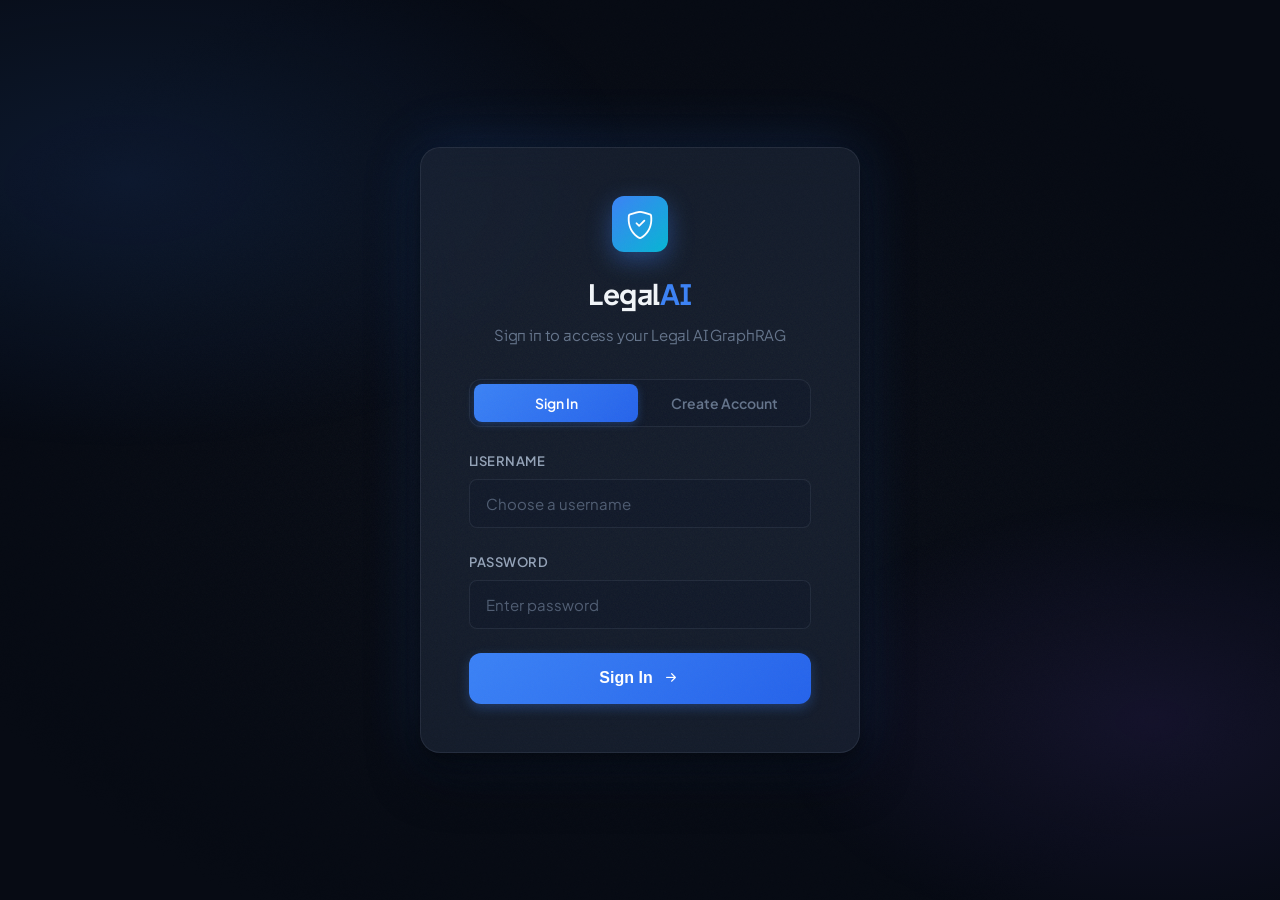
<file: frontend/login.html>
<!DOCTYPE html>
<html lang="en" data-theme="dark">
<head>
    <meta charset="UTF-8">
    <meta name="viewport" content="width=device-width, initial-scale=1.0">
    <title>Login — LegalAI</title>
    <link rel="preconnect" href="https://fonts.googleapis.com">
    <link rel="preconnect" href="https://fonts.gstatic.com" crossorigin>
    <link href="https://fonts.googleapis.com/css2?family=DM+Serif+Display:ital@0;1&family=Plus+Jakarta+Sans:wght@400;500;600;700;800&display=swap" rel="stylesheet">
    <link rel="stylesheet" href="https://cdn.jsdelivr.net/npm/bootstrap-icons@1.11.1/font/bootstrap-icons.css">
    <link rel="stylesheet" href="styles/main.css">
    <link rel="stylesheet" href="styles/premium.css?v=1">
    <style>
        .login-container {
            display: flex;
            align-items: center;
            justify-content: center;
            min-height: 100vh;
            padding: 20px;
            position: relative;
            z-index: 1;
        }
        
        .login-card {
            background: var(--bg-card);
            border: 1px solid var(--border-color);
            border-radius: var(--radius-xl);
            padding: 48px;
            width: 100%;
            max-width: 440px;
            box-shadow: var(--shadow-lg), var(--shadow-glow);
            backdrop-filter: blur(20px);
            -webkit-backdrop-filter: blur(20px);
            animation: slideUpFade 0.6s cubic-bezier(0.16, 1, 0.3, 1) forwards;
        }

        .login-header {
            text-align: center;
            margin-bottom: 32px;
        }

        .login-logo {
            display: inline-flex;
            align-items: center;
            justify-content: center;
            width: 56px;
            height: 56px;
            border-radius: var(--radius-md);
            background: linear-gradient(135deg, #3b82f6, #06b6d4);
            font-size: 28px;
            color: white;
            box-shadow: 0 8px 24px rgba(59, 130, 246, 0.4);
            margin-bottom: 20px;
        }

        .login-title {
            font-size: 28px;
            font-weight: 700;
            letter-spacing: -0.5px;
            margin-bottom: 8px;
        }
        
        .login-title .brand-primary { color: var(--text-primary); }
        .login-title .brand-accent { color: var(--blue-500); }

        .login-subtitle {
            color: var(--text-muted);
            font-size: 15px;
        }

        .form-group {
            margin-bottom: 24px;
            text-align: left;
        }

        .form-label {
            display: block;
            font-size: 13px;
            font-weight: 600;
            color: var(--text-secondary);
            margin-bottom: 8px;
            text-transform: uppercase;
            letter-spacing: 0.5px;
        }

        .form-input {
            width: 100%;
            background: rgba(15, 23, 42, 0.4);
            border: 1px solid var(--border-color);
            border-radius: var(--radius-sm);
            padding: 14px 16px;
            color: var(--text-primary);
            font-size: 15px;
            transition: var(--transition);
            font-family: inherit;
        }

        .form-input:focus {
            outline: none;
            border-color: var(--blue-500);
            box-shadow: 0 0 0 3px rgba(59, 130, 246, 0.2);
            background: rgba(15, 23, 42, 0.6);
        }

        .btn-login {
            width: 100%;
            padding: 14px;
            background: linear-gradient(135deg, #3b82f6, #2563eb);
            color: white;
            border: none;
            border-radius: var(--radius-md);
            font-size: 16px;
            font-weight: 600;
            cursor: pointer;
            transition: var(--transition);
            display: flex;
            align-items: center;
            justify-content: center;
            gap: 8px;
            box-shadow: 0 4px 12px rgba(59, 130, 246, 0.3);
        }

        .btn-login:hover {
            transform: translateY(-2px);
            box-shadow: 0 8px 24px rgba(59, 130, 246, 0.4);
        }

        .btn-login:active {
            transform: translateY(0);
        }

        .error-message {
            color: var(--red-500);
            font-size: 14px;
            margin-top: 16px;
            text-align: center;
            display: none;
            background: rgba(239, 68, 68, 0.1);
            padding: 10px;
            border-radius: var(--radius-sm);
            border: 1px solid rgba(239, 68, 68, 0.2);
        }

        @keyframes slideUpFade {
            from { opacity: 0; transform: translateY(20px); }
            to { opacity: 1; transform: translateY(0); }
        }

        .auth-toggle {
            display: flex;
            gap: 4px;
            background: rgba(15, 23, 42, 0.4);
            border: 1px solid var(--border-color);
            border-radius: var(--radius-md);
            padding: 4px;
            margin-bottom: 24px;
        }

        .auth-toggle button {
            flex: 1;
            padding: 10px;
            background: transparent;
            border: none;
            border-radius: var(--radius-sm);
            color: var(--text-muted);
            font-family: inherit;
            font-size: 14px;
            font-weight: 600;
            cursor: pointer;
            transition: var(--transition);
        }

        .auth-toggle button.active {
            background: linear-gradient(135deg, #3b82f6, #2563eb);
            color: white;
            box-shadow: 0 2px 8px rgba(59, 130, 246, 0.3);
        }

        .form-hint {
            font-size: 12px;
            color: var(--text-muted);
            margin-top: 6px;
        }
    </style>
</head>
<body>
    <div class="login-container">
        <div class="login-card">
            <div class="login-header">
                <div class="login-logo"><i class="bi bi-shield-check"></i></div>
                <h1 class="login-title"><span class="brand-primary">Legal</span><span class="brand-accent">AI</span></h1>
                <p class="login-subtitle" id="auth-subtitle">Sign in to access your Legal AI GraphRAG</p>
            </div>

            <div class="auth-toggle" role="tablist">
                <button type="button" id="tab-login" class="active" role="tab" aria-selected="true">Sign In</button>
                <button type="button" id="tab-register" role="tab" aria-selected="false">Create Account</button>
            </div>

            <form id="login-form">
                <div class="form-group">
                    <label class="form-label" for="username">Username</label>
                    <input type="text" id="username" class="form-input" placeholder="Choose a username" required autocomplete="username" minlength="3" maxlength="32">
                    <div class="form-hint" id="username-hint" style="display:none;">3–32 characters. Letters, numbers, and . _ -</div>
                </div>
                <div class="form-group">
                    <label class="form-label" for="password">Password</label>
                    <input type="password" id="password" class="form-input" placeholder="Enter password" required autocomplete="current-password" minlength="8" maxlength="72">
                    <div class="form-hint" id="password-hint" style="display:none;">At least 8 characters</div>
                </div>
                <div class="form-group" id="confirm-group" style="display:none;">
                    <label class="form-label" for="confirm-password">Confirm Password</label>
                    <input type="password" id="confirm-password" class="form-input" placeholder="Re-enter password" autocomplete="new-password" minlength="8" maxlength="72">
                </div>
                <button type="submit" class="btn-login" id="btn-login">
                    <span>Sign In</span>
                    <i class="bi bi-arrow-right-short" style="font-size: 20px;"></i>
                </button>
                <div id="login-error" class="error-message">Invalid username or password</div>
            </form>
        </div>
    </div>
    <script src="js/login.js"></script>
</body>
</html>
</file>
<file: frontend/styles/main.css>
/* ═══════════════════════════════════════════════════════════
   LegalAI — Design System
   ═══════════════════════════════════════════════════════════ */

:root {
    /* Core palette */
    --navy-950: #060b18;
    --navy-900: #0a1128;
    --navy-800: #0f1a3a;
    --navy-700: #152248;

    --blue-500: #3b82f6;
    --blue-400: #60a5fa;
    --blue-600: #2563eb;
    --cyan-400: #22d3ee;
    --green-500: #10b981;
    --purple-500: #8b5cf6;
    --orange-500: #f59e0b;
    --red-500: #ef4444;

    /* Semantic tokens — light */
    --bg-main: #eef1f8;
    --bg-sidebar: var(--navy-900);
    --bg-panel: rgba(255, 255, 255, 0.82);
    --bg-card: #ffffff;
    --bg-elevated: #ffffff;

    --text-primary: #0f172a;
    --text-secondary: #64748b;
    --text-muted: #94a3b8;
    --text-sidebar: #94a3b8;
    --text-sidebar-active: #ffffff;

    --border-color: rgba(15, 23, 42, 0.08);
    --border-glow: rgba(59, 130, 246, 0.25);

    --sidebar-active-bg: linear-gradient(135deg, #3b82f6 0%, #2563eb 100%);
    --sidebar-hover-bg: rgba(59, 130, 246, 0.12);

    --color-blue: var(--blue-500);
    --color-green: var(--green-500);
    --color-purple: var(--purple-500);
    --color-orange: var(--orange-500);

    --shadow-sm: 0 1px 3px rgba(15, 23, 42, 0.06);
    --shadow-md: 0 8px 24px rgba(15, 23, 42, 0.08);
    --shadow-lg: 0 20px 48px rgba(15, 23, 42, 0.12);
    --shadow-glow: 0 0 40px rgba(59, 130, 246, 0.15);

    --radius-sm: 8px;
    --radius-md: 12px;
    --radius-lg: 16px;
    --radius-xl: 20px;
    --radius-full: 9999px;

    --transition: 0.22s cubic-bezier(0.4, 0, 0.2, 1);
    --font-sans: 'Plus Jakarta Sans', 'Inter', system-ui, sans-serif;
    --font-display: 'DM Serif Display', Georgia, serif;
}

[data-theme="dark"] {
    --bg-main: #070b14;
    --bg-sidebar: #050810;
    --bg-panel: rgba(15, 23, 42, 0.75);
    --bg-card: rgba(30, 41, 59, 0.6);
    --bg-elevated: #1e293b;

    --text-primary: #f1f5f9;
    --text-secondary: #94a3b8;
    --text-muted: #64748b;

    --border-color: rgba(148, 163, 184, 0.12);
    --border-glow: rgba(59, 130, 246, 0.35);

    --shadow-md: 0 8px 32px rgba(0, 0, 0, 0.4);
    --shadow-glow: 0 0 60px rgba(59, 130, 246, 0.2);
}

/* ─── Reset & Base ─── */

*, *::before, *::after {
    margin: 0;
    padding: 0;
    box-sizing: border-box;
}

html {
    scroll-behavior: smooth;
}

body {
    font-family: var(--font-sans);
    background-color: var(--bg-main);
    color: var(--text-primary);
    overflow: hidden;
    -webkit-font-smoothing: antialiased;
}

/* Ambient background */
body::before {
    content: '';
    position: fixed;
    inset: 0;
    background:
        radial-gradient(ellipse 80% 60% at 10% 20%, rgba(59, 130, 246, 0.08) 0%, transparent 50%),
        radial-gradient(ellipse 60% 50% at 90% 80%, rgba(139, 92, 246, 0.06) 0%, transparent 50%),
        radial-gradient(ellipse 50% 40% at 50% 0%, rgba(34, 211, 238, 0.04) 0%, transparent 50%);
    pointer-events: none;
    z-index: 0;
}

[data-theme="dark"] body::before {
    background:
        radial-gradient(ellipse 80% 60% at 10% 20%, rgba(59, 130, 246, 0.12) 0%, transparent 50%),
        radial-gradient(ellipse 60% 50% at 90% 80%, rgba(139, 92, 246, 0.1) 0%, transparent 50%);
}

/* Grid overlay */
body::after {
    content: '';
    position: fixed;
    inset: 0;
    background-image:
        linear-gradient(rgba(59, 130, 246, 0.03) 1px, transparent 1px),
        linear-gradient(90deg, rgba(59, 130, 246, 0.03) 1px, transparent 1px);
    background-size: 48px 48px;
    pointer-events: none;
    z-index: 0;
    mask-image: radial-gradient(ellipse 80% 80% at 50% 50%, black 20%, transparent 80%);
}

/* ─── Utilities ─── */

.color-blue { color: var(--color-blue); }
.color-green { color: var(--color-green); }
.color-purple { color: var(--color-purple); }
.color-orange { color: var(--color-orange); }
.color-cyan { color: var(--cyan-400); }

.text-blue { color: var(--color-blue); }
.text-green { color: var(--color-green); }
.text-purple { color: var(--color-purple); }
.text-orange { color: var(--color-orange); }
.text-red { color: var(--red-500); }
.text-muted { color: var(--text-secondary); }

.mb-2 { margin-bottom: 0.5rem; }
.mb-3 { margin-bottom: 1rem; }
.mb-4 { margin-bottom: 1.5rem; }
.mt-4 { margin-top: 1.5rem; }
.mt-5 { margin-top: 3rem; }
.mt-auto { margin-top: auto; }
.ms-auto { margin-left: auto; }
.me-2 { margin-right: 0.5rem; }
.p-4 { padding: 1.5rem; }
.p-5 { padding: 3rem; }
.h-100 { height: 100%; }
.text-center { text-align: center; }

.d-flex { display: flex; }
.flex-column { flex-direction: column; }
.justify-content-between { justify-content: space-between; }
.align-items-center { align-items: center; }
.align-items-start { align-items: flex-start; }

/* ─── Layout ─── */

.app-container {
    display: flex;
    height: 100vh;
    position: relative;
    z-index: 1;
}

/* ─── Sidebar ─── */

.sidebar {
    width: 260px;
    background: linear-gradient(180deg, var(--navy-900) 0%, var(--navy-950) 100%);
    display: flex;
    flex-direction: column;
    padding: 20px 0;
    overflow-y: auto;
    border-right: 1px solid rgba(59, 130, 246, 0.1);
    position: relative;
    flex-shrink: 0;
}

.sidebar::before {
    content: '';
    position: absolute;
    top: 0;
    right: 0;
    width: 1px;
    height: 100%;
    background: linear-gradient(180deg, transparent, rgba(59, 130, 246, 0.4), transparent);
}

.sidebar-header {
    padding: 0 20px 28px;
}

.logo {
    display: flex;
    align-items: center;
    gap: 12px;
}

.logo-icon {
    width: 40px;
    height: 40px;
    border-radius: var(--radius-md);
    background: linear-gradient(135deg, #3b82f6, #06b6d4);
    display: flex;
    align-items: center;
    justify-content: center;
    font-size: 18px;
    color: white;
    box-shadow: 0 4px 16px rgba(59, 130, 246, 0.4);
    flex-shrink: 0;
}

.logo-text {
    font-size: 20px;
    font-weight: 700;
    letter-spacing: -0.5px;
    line-height: 1.1;
}

.logo-text .brand-primary { color: #ffffff; }
.logo-text .brand-accent { color: var(--blue-400); }

.logo-tagline {
    font-size: 10px;
    color: rgba(148, 163, 184, 0.7);
    font-weight: 500;
    letter-spacing: 0.3px;
    margin-top: 2px;
}

.sidebar-menu-group {
    padding: 8px 16px;
    display: flex;
    flex-direction: column;
    gap: 4px;
}

.menu-label {
    font-size: 10px;
    font-weight: 700;
    color: rgba(148, 163, 184, 0.5);
    letter-spacing: 1.2px;
    margin-bottom: 6px;
    padding: 0 8px;
}

.sidebar-nav {
    display: flex;
    flex-direction: column;
    gap: 2px;
}

.nav-item {
    display: flex;
    align-items: center;
    gap: 11px;
    padding: 10px 12px;
    border-radius: var(--radius-md);
    color: var(--text-sidebar);
    text-decoration: none;
    font-weight: 500;
    font-size: 13px;
    transition: all var(--transition);
    cursor: pointer;
    border: 1px solid transparent;
    background: none;
    width: 100%;
    text-align: left;
    font-family: inherit;
}

.nav-item i:first-child {
    font-size: 16px;
    width: 20px;
    text-align: center;
    opacity: 0.8;
}

.nav-item:hover {
    color: var(--text-sidebar-active);
    background: var(--sidebar-hover-bg);
    border-color: rgba(59, 130, 246, 0.15);
}

.nav-item.active {
    background: var(--sidebar-active-bg);
    color: white;
    box-shadow: 0 4px 16px rgba(59, 130, 246, 0.35);
    border-color: transparent;
}

.nav-item.active i { opacity: 1; }

.nav-item.action-btn {
    border-color: rgba(255, 255, 255, 0.08);
    background: rgba(255, 255, 255, 0.03);
}

.nav-item.action-btn:hover {
    background: rgba(255, 255, 255, 0.07);
    border-color: rgba(59, 130, 246, 0.2);
}

.sidebar-user {
    margin: 16px 16px 8px;
    padding: 12px 14px;
    border-radius: var(--radius-md);
    background: rgba(255, 255, 255, 0.04);
    border: 1px solid rgba(255, 255, 255, 0.08);
    display: flex;
    align-items: center;
    gap: 10px;
    cursor: pointer;
    transition: background var(--transition);
}

.sidebar-user:hover {
    background: rgba(255, 255, 255, 0.07);
}

.user-avatar {
    width: 34px;
    height: 34px;
    border-radius: var(--radius-full);
    background: linear-gradient(135deg, #3b82f6, #8b5cf6);
    color: white;
    display: flex;
    align-items: center;
    justify-content: center;
    font-weight: 700;
    font-size: 11px;
    flex-shrink: 0;
    box-shadow: 0 2px 8px rgba(59, 130, 246, 0.4);
}

.user-avatar.small {
    width: 32px;
    height: 32px;
    font-size: 11px;
}

.user-info {
    display: flex;
    flex-direction: column;
    min-width: 0;
}

.user-name {
    font-size: 12px;
    font-weight: 600;
    color: white;
    white-space: nowrap;
    overflow: hidden;
    text-overflow: ellipsis;
}

.user-role {
    font-size: 10px;
    color: rgba(148, 163, 184, 0.7);
}

/* ─── Main Content ─── */

.main-content {
    flex: 1;
    display: flex;
    flex-direction: column;
    padding: 24px 28px;
    overflow-y: auto;
    min-width: 0;
}

/* ─── Header ─── */

.top-header {
    display: flex;
    justify-content: space-between;
    align-items: center;
    margin-bottom: 24px;
    flex-shrink: 0;
    gap: 16px;
}

.header-titles h1 {
    font-family: var(--font-display);
    font-size: 28px;
    font-weight: 400;
    color: var(--text-primary);
    letter-spacing: -0.5px;
    line-height: 1.2;
}

.header-titles h1 .brand-connect {
    color: var(--blue-500);
    font-style: italic;
}

.header-titles .subtitle {
    font-size: 13px;
    color: var(--text-secondary);
    margin-top: 6px;
    display: flex;
    align-items: center;
    gap: 8px;
    flex-wrap: wrap;
}

.subtitle-dot {
    width: 4px;
    height: 4px;
    border-radius: 50%;
    background: var(--text-muted);
    flex-shrink: 0;
}

.header-actions {
    display: flex;
    align-items: center;
    gap: 10px;
    flex-shrink: 0;
}

.status-pill {
    display: flex;
    align-items: center;
    gap: 8px;
    background: var(--bg-panel);
    backdrop-filter: blur(12px);
    -webkit-backdrop-filter: blur(12px);
    padding: 7px 14px;
    border-radius: var(--radius-full);
    font-size: 12px;
    font-weight: 600;
    color: var(--text-primary);
    box-shadow: var(--shadow-sm);
    border: 1px solid var(--border-color);
}

.status-pill .dot {
    width: 8px;
    height: 8px;
    border-radius: 50%;
    animation: pulse-dot 2s ease-in-out infinite;
}

@keyframes pulse-dot {
    0%, 100% { opacity: 1; transform: scale(1); }
    50% { opacity: 0.6; transform: scale(0.85); }
}

.icon-btn {
    background: var(--bg-panel);
    backdrop-filter: blur(12px);
    border: 1px solid var(--border-color);
    color: var(--text-primary);
    width: 38px;
    height: 38px;
    border-radius: var(--radius-full);
    display: flex;
    align-items: center;
    justify-content: center;
    cursor: pointer;
    box-shadow: var(--shadow-sm);
    transition: all var(--transition);
    font-size: 15px;
}

.icon-btn:hover {
    border-color: var(--border-glow);
    box-shadow: var(--shadow-glow);
    transform: translateY(-1px);
}

/* ─── Top Pills Nav ─── */

.top-pills-nav {
    display: flex;
    gap: 12px;
    margin-bottom: 20px;
    overflow-x: auto;
    padding-bottom: 4px;
    flex-shrink: 0;
    scrollbar-width: none;
}

.top-pills-nav::-webkit-scrollbar { display: none; }

.pill-btn {
    background: var(--bg-panel);
    border: 1px solid var(--border-color);
    color: var(--text-secondary);
    padding: 8px 16px;
    border-radius: 20px;
    font-size: 13px;
    font-weight: 500;
    cursor: pointer;
    transition: all var(--transition);
    display: flex;
    align-items: center;
    gap: 8px;
    white-space: nowrap;
}

.pill-btn:hover {
    background: var(--bg-hover);
    color: var(--text-primary);
}

.pill-btn.active {
    background: var(--bg-card);
    border-color: var(--border-glow);
    color: var(--color-primary);
    box-shadow: var(--shadow-glow);
}

.pill-card {
    background: var(--bg-panel);
    backdrop-filter: blur(16px);
    -webkit-backdrop-filter: blur(16px);
    border-radius: var(--radius-lg);
    padding: 14px 18px;
    display: flex;
    align-items: center;
    gap: 14px;
    min-width: 185px;
    border: 1px solid var(--border-color);
    box-shadow: var(--shadow-sm);
    cursor: pointer;
    transition: all var(--transition);
    flex-shrink: 0;
}

.pill-card:hover {
    border-color: var(--border-glow);
    box-shadow: var(--shadow-md);
    transform: translateY(-2px);
}

.pill-card.active {
    border-color: rgba(59, 130, 246, 0.4);
    background: linear-gradient(135deg, rgba(59, 130, 246, 0.08) 0%, rgba(139, 92, 246, 0.05) 100%);
    box-shadow: var(--shadow-glow);
}

.pill-icon {
    width: 42px;
    height: 42px;
    border-radius: var(--radius-md);
    background: var(--bg-main);
    display: flex;
    align-items: center;
    justify-content: center;
    font-size: 18px;
    flex-shrink: 0;
    transition: transform var(--transition);
}

.pill-card:hover .pill-icon { transform: scale(1.05); }

.pill-text {
    display: flex;
    flex-direction: column;
    gap: 2px;
}

.pill-text strong {
    font-size: 13px;
    font-weight: 600;
    color: var(--text-primary);
}

.pill-text span {
    font-size: 11px;
    color: var(--text-secondary);
}

/* ─── Tabs & Panels ─── */

.content-area {
    flex: 1;
    min-height: 0;
    overflow-y: auto;
    padding-right: 4px;
}

.tab-pane {
    display: none;
    animation: slideUp 0.35s cubic-bezier(0.4, 0, 0.2, 1);
}

.tab-pane.active { 
    display: flex; 
    flex-direction: column;
}

@keyframes slideUp {
    from { opacity: 0; transform: translateY(12px); }
    to { opacity: 1; transform: translateY(0); }
}

.panel-card {
    background: var(--bg-panel);
    backdrop-filter: blur(20px);
    -webkit-backdrop-filter: blur(20px);
    border-radius: var(--radius-xl);
    border: 1px solid var(--border-color);
    box-shadow: var(--shadow-md);
    overflow: hidden;
}

/* ─── Overview Grid ─── */

.dashboard-grid-main {
    display: grid;
    grid-template-columns: 2.2fr 1fr;
    gap: 20px;
}

.section-header h3 {
    font-size: 15px;
    font-weight: 600;
    color: var(--text-primary);
    display: flex;
    align-items: center;
    gap: 6px;
}

.btn-atlas {
    padding: 7px 14px;
    border-radius: var(--radius-full);
    background: linear-gradient(135deg, #10b981, #059669);
    color: white;
    text-decoration: none;
    font-size: 12px;
    font-weight: 600;
    display: flex;
    align-items: center;
    gap: 6px;
    transition: all var(--transition);
    box-shadow: 0 4px 12px rgba(16, 185, 129, 0.3);
}

.btn-atlas:hover {
    transform: translateY(-1px);
    box-shadow: 0 6px 20px rgba(16, 185, 129, 0.4);
}

/* Stats */
.stats-grid {
    display: grid;
    grid-template-columns: repeat(3, 1fr);
    gap: 16px;
}

.stat-item {
    padding: 16px;
    border-radius: var(--radius-lg);
    background: var(--bg-card);
    border: 1px solid var(--border-color);
    transition: all var(--transition);
    position: relative;
    overflow: hidden;
}

.stat-item::before {
    content: '';
    position: absolute;
    top: 0;
    left: 0;
    right: 0;
    height: 2px;
    background: linear-gradient(90deg, var(--blue-500), var(--cyan-400));
    opacity: 0;
    transition: opacity var(--transition);
}

.stat-item:hover {
    border-color: var(--border-glow);
    box-shadow: var(--shadow-md);
    transform: translateY(-2px);
}

.stat-item:hover::before { opacity: 1; }

.stat-icon-small {
    width: 36px;
    height: 36px;
    border-radius: var(--radius-md);
    background: var(--bg-main);
    display: flex;
    align-items: center;
    justify-content: center;
    font-size: 16px;
    margin-bottom: 12px;
}

.stat-item h2 {
    font-size: 32px;
    font-weight: 700;
    margin-bottom: 4px;
    color: var(--text-primary);
    letter-spacing: -1px;
    line-height: 1;
}

.stat-item p {
    font-size: 12px;
    color: var(--text-secondary);
    font-weight: 500;
}

.stat-item .stat-meta {
    font-size: 11px;
    color: var(--text-muted);
    margin-top: 4px;
}

/* Chart */
.chart-section {
    margin-top: 28px;
    padding-top: 24px;
    border-top: 1px solid var(--border-color);
}

.chart-section h3 {
    font-size: 14px;
    font-weight: 600;
}

.form-select {
    padding: 5px 28px 5px 10px;
    font-size: 12px;
    border-radius: var(--radius-sm);
    border: 1px solid var(--border-color);
    background: var(--bg-card);
    color: var(--text-primary);
    font-family: inherit;
    cursor: pointer;
    outline: none;
}

.chart-wrapper {
    height: 200px;
    width: 100%;
}

/* Activity Feed */
.activity-feed {
    display: flex;
    flex-direction: column;
    gap: 4px;
}

.activity-item {
    display: flex;
    align-items: center;
    gap: 12px;
    padding: 12px;
    border-radius: var(--radius-md);
    transition: background var(--transition);
}

.activity-item:hover {
    background: var(--bg-main);
}

.activity-icon {
    width: 34px;
    height: 34px;
    border-radius: var(--radius-full);
    background: var(--bg-main);
    display: flex;
    align-items: center;
    justify-content: center;
    font-size: 14px;
    flex-shrink: 0;
}

.activity-details {
    flex: 1;
    min-width: 0;
}

.activity-details h4 {
    font-size: 13px;
    font-weight: 600;
    color: var(--text-primary);
    white-space: nowrap;
    overflow: hidden;
    text-overflow: ellipsis;
}

.activity-details span {
    font-size: 11px;
    color: var(--text-muted);
}

.activity-status {
    margin-left: auto;
    font-size: 10px;
    font-weight: 700;
    padding: 3px 10px;
    border-radius: var(--radius-full);
    background: var(--bg-main);
    letter-spacing: 0.3px;
    flex-shrink: 0;
}

.link-sm {
    font-size: 12px;
    color: var(--blue-500);
    text-decoration: none;
    font-weight: 500;
    transition: color var(--transition);
}

.link-sm:hover { color: var(--blue-400); }

/* Workflows */
.workflows-row {
    display: grid;
    grid-template-columns: repeat(5, 1fr);
    gap: 14px;
}

.workflow-box {
    border: 1px solid var(--border-color);
    border-radius: var(--radius-lg);
    padding: 18px;
    background: var(--bg-card);
    cursor: pointer;
    transition: all var(--transition);
    display: flex;
    flex-direction: column;
    position: relative;
    overflow: hidden;
}

.workflow-box::after {
    content: '';
    position: absolute;
    inset: 0;
    background: linear-gradient(135deg, rgba(59, 130, 246, 0.05), transparent);
    opacity: 0;
    transition: opacity var(--transition);
}

.workflow-box:hover {
    box-shadow: var(--shadow-lg);
    border-color: var(--border-glow);
    transform: translateY(-3px);
}

.workflow-box:hover::after { opacity: 1; }

.wf-icon {
    width: 40px;
    height: 40px;
    border-radius: var(--radius-md);
    background: var(--bg-main);
    display: flex;
    align-items: center;
    justify-content: center;
    font-size: 18px;
    margin-bottom: 14px;
    position: relative;
    z-index: 1;
}

.wf-body {
    flex: 1;
    position: relative;
    z-index: 1;
}

.wf-body h4 {
    font-size: 13px;
    font-weight: 600;
    color: var(--text-primary);
    margin-bottom: 4px;
}

.wf-body p {
    font-size: 12px;
    color: var(--text-secondary);
    margin-bottom: 6px;
    line-height: 1.4;
}

.wf-sub {
    font-size: 10px;
    color: var(--text-muted);
    font-weight: 500;
    text-transform: uppercase;
    letter-spacing: 0.5px;
}

.wf-footer {
    margin-top: 14px;
    font-size: 12px;
    font-weight: 600;
    position: relative;
    z-index: 1;
    display: flex;
    align-items: center;
    gap: 4px;
}

/* ─── Buttons ─── */

.btn-primary {
    padding: 8px 16px;
    border: none;
    border-radius: var(--radius-md);
    background: linear-gradient(135deg, #3b82f6, #2563eb);
    color: white;
    font-size: 13px;
    font-weight: 600;
    cursor: pointer;
    display: inline-flex;
    align-items: center;
    gap: 6px;
    transition: all var(--transition);
    font-family: inherit;
    box-shadow: 0 4px 12px rgba(59, 130, 246, 0.3);
}

.btn-primary:hover {
    transform: translateY(-1px);
    box-shadow: 0 6px 20px rgba(59, 130, 246, 0.4);
}

.btn-ghost {
    padding: 7px 14px;
    border: 1px solid var(--border-color);
    border-radius: var(--radius-md);
    background: var(--bg-card);
    color: var(--text-primary);
    font-size: 13px;
    font-weight: 500;
    cursor: pointer;
    display: inline-flex;
    align-items: center;
    gap: 6px;
    transition: all var(--transition);
    font-family: inherit;
}

.btn-ghost:hover {
    border-color: var(--border-glow);
    background: rgba(59, 130, 246, 0.05);
}

/* ─── Upload Zone ─── */

.upload-panel {
    max-width: 560px;
    margin: 0 auto;
    margin-top: 32px;
    text-align: center;
}

.upload-hero-icon {
    width: 72px;
    height: 72px;
    border-radius: var(--radius-xl);
    background: linear-gradient(135deg, rgba(59, 130, 246, 0.15), rgba(139, 92, 246, 0.1));
    display: flex;
    align-items: center;
    justify-content: center;
    font-size: 32px;
    color: var(--blue-500);
    margin: 0 auto 20px;
    border: 1px solid rgba(59, 130, 246, 0.2);
}

.upload-panel h2 {
    font-size: 22px;
    font-weight: 700;
    margin-bottom: 8px;
    letter-spacing: -0.3px;
}

.upload-zone {
    border: 2px dashed var(--border-color);
    border-radius: var(--radius-xl);
    padding: 48px 32px;
    cursor: pointer;
    transition: all var(--transition);
    margin-top: 24px;
    background: var(--bg-card);
    position: relative;
}

.upload-zone:hover,
.upload-zone.drag-over {
    border-color: var(--blue-500);
    background: rgba(59, 130, 246, 0.04);
    box-shadow: var(--shadow-glow);
}

.upload-zone i.bi-file-earmark-pdf {
    font-size: 36px;
    color: var(--text-muted);
    display: block;
    margin-bottom: 12px;
}

.upload-zone h4 {
    margin: 0 0 6px;
    font-size: 15px;
    font-weight: 600;
}

.upload-zone p {
    font-size: 13px;
    color: var(--text-secondary);
}

.progress-bar-bg {
    width: 100%;
    height: 6px;
    background: var(--border-color);
    border-radius: var(--radius-full);
    overflow: hidden;
}

.progress-bar-fill {
    height: 100%;
    background: linear-gradient(90deg, #3b82f6, #06b6d4);
    border-radius: var(--radius-full);
    transition: width 0.4s cubic-bezier(0.4, 0, 0.2, 1);
}

/* ─── Data Table ─── */

.table-responsive { overflow-x: auto; }

.data-table {
    width: 100%;
    border-collapse: collapse;
}

.data-table thead tr {
    border-bottom: 1px solid var(--border-color);
}

.data-table th {
    padding: 12px 16px;
    font-weight: 600;
    color: var(--text-muted);
    font-size: 11px;
    text-transform: uppercase;
    letter-spacing: 0.6px;
    text-align: left;
}

.data-table td {
    padding: 14px 16px;
    font-size: 14px;
    border-bottom: 1px solid var(--border-color);
    transition: background var(--transition);
}

.data-table tbody tr:hover td {
    background: rgba(59, 130, 246, 0.03);
}

.data-table tbody tr:last-child td {
    border-bottom: none;
}

/* ─── Graph ─── */

.graph-panel {
    height: calc(100vh - 220px);
    display: flex;
    flex-direction: column;
}

#graph-container {
    flex: 1;
    position: relative;
    border: 1px solid var(--border-color);
    border-radius: var(--radius-lg);
    background: var(--bg-main);
    overflow: hidden;
    min-height: 400px;
}

#graph-placeholder {
    position: absolute;
    top: 50%;
    left: 50%;
    transform: translate(-50%, -50%);
    text-align: center;
    width: 100%;
}

#graph-placeholder i {
    font-size: 40px;
    display: block;
    margin-bottom: 12px;
    opacity: 0.4;
}

/* ─── Context boxes in chat ─── */

.context-box {
    margin-top: 12px;
    font-size: 12px;
    background: var(--bg-main);
    padding: 12px 14px;
    border-radius: var(--radius-md);
    border-left: 3px solid var(--blue-500);
}

.context-box.graph {
    border-left-color: var(--purple-500);
}

/* ─── Scrollbar ─── */

::-webkit-scrollbar { width: 6px; height: 6px; }
::-webkit-scrollbar-track { background: transparent; }
::-webkit-scrollbar-thumb {
    background: rgba(148, 163, 184, 0.4); /* Increased opacity from 0.2 */
    border-radius: 10px;
}
::-webkit-scrollbar-thumb:hover { background: var(--text-muted); }

/* ─── Animations ─── */

@keyframes spin {
    from { transform: rotate(0deg); }
    to { transform: rotate(360deg); }
}

.spin { animation: spin 1s linear infinite; display: inline-block; }

@keyframes pulse {
    from { opacity: 0.4; }
    to { opacity: 1; }
}

/* ─── Responsive ─── */

@media (max-width: 1200px) {
    .workflows-row { grid-template-columns: repeat(3, 1fr); }
    .dashboard-grid-main { grid-template-columns: 1fr; }
}

@media (max-width: 900px) {
    .workflows-row { grid-template-columns: repeat(2, 1fr); }
    .stats-grid { grid-template-columns: 1fr; }
}

@media (max-width: 768px) {
    #btn-mobile-nav { display: flex !important; }
    
    .sidebar {
        position: fixed;
        left: -260px;
        top: 0;
        bottom: 0;
        z-index: 1000;
        width: 260px;
        transition: left var(--transition);
        box-shadow: var(--shadow-lg);
    }
    
    .sidebar.active {
        left: 0;
    }
    
    /* Restore sidebar elements that were hidden in old css */
    .sidebar .logo-text,
    .sidebar .logo-tagline,
    .sidebar .menu-label,
    .nav-item span,
    .sidebar-user .user-info,
    .sidebar-user .bi-box-arrow-right { display: block; }
    
    .nav-item { justify-content: flex-start; padding: 10px 14px; }
    
    .top-header { flex-direction: column; align-items: stretch; gap: 12px; }
    .logo-area { width: 100%; display: flex; align-items: center; justify-content: flex-start; }
    .header-actions { width: 100%; display: flex; justify-content: flex-end; }
    
    .top-pills-nav {
        overflow-x: auto;
        padding-bottom: 8px;
        -webkit-overflow-scrolling: touch;
        scroll-snap-type: x mandatory;
    }
    
    .pill-card { scroll-snap-align: start; min-width: 180px; }
    
    .dashboard-left, .dashboard-right { width: 100%; }
    
    .main-content { padding: 12px; }
    .workflows-row { grid-template-columns: 1fr; }
}

@media (max-width: 600px) {
    .stats-grid { grid-template-columns: 1fr; }
    .header-actions .status-pill { font-size: 11px; padding: 4px 8px; }
}
</file>
<file: frontend/styles/premium.css>
/* ═══════════════════════════════════════════════════════════════
   LegalAI — Direction A: contrast push
   ----------------------------------------------------------------
   Additive layer over main.css / chat.css. Richer depth, gradient
   numerals, grain texture, and a responsive fix for the sub-1100px
   clipping bug.
   ═══════════════════════════════════════════════════════════════ */

/* ─── Tokens ─── */
:root {
    --space-2: 8px;
    --space-3: 12px;
    --space-4: 16px;
    --space-6: 24px;

    --ease-out: cubic-bezier(0.16, 1, 0.3, 1);
    --ease-spring: cubic-bezier(0.34, 1.4, 0.64, 1);
    --dur-fast: 130ms;
    --dur-base: 220ms;
    --dur-slow: 380ms;

    --shadow-xs: 0 1px 2px rgba(15, 23, 42, 0.04);
    --shadow-sm: 0 1px 2px rgba(15, 23, 42, 0.04), 0 2px 6px rgba(15, 23, 42, 0.05);
    --shadow-md: 0 2px 4px rgba(15, 23, 42, 0.03), 0 10px 24px rgba(15, 23, 42, 0.07);
    --shadow-lg: 0 4px 10px rgba(15, 23, 42, 0.04), 0 20px 44px rgba(15, 23, 42, 0.10);
    --shadow-xl: 0 8px 18px rgba(15, 23, 42, 0.05), 0 36px 72px rgba(15, 23, 42, 0.14);

    /* A hairline highlight along a surface's top edge — the main depth cue */
    --edge-highlight: inset 0 1px 0 rgba(255, 255, 255, 0.72);
    --edge-highlight-dark: inset 0 1px 0 rgba(255, 255, 255, 0.06);

    --accent-grad: linear-gradient(135deg, var(--navy-900) 0%, var(--blue-600) 100%);
    --accent-grad-vivid: linear-gradient(140deg, var(--blue-500) 0%, var(--cyan-400) 100%);
    --accent-soft: rgba(59, 130, 246, 0.10);
    --accent-ring: rgba(59, 130, 246, 0.38);
    --focus-ring: 0 0 0 2px var(--bg-main), 0 0 0 4px var(--accent-ring);
}

[data-theme="dark"] {
    --accent-grad: linear-gradient(135deg, #f1f5f9 0%, var(--blue-400) 100%);
    --accent-grad-vivid: linear-gradient(140deg, var(--blue-400) 0%, var(--cyan-400) 100%);
    --shadow-sm: 0 1px 2px rgba(0, 0, 0, 0.3), 0 2px 8px rgba(0, 0, 0, 0.28);
    --shadow-md: 0 2px 6px rgba(0, 0, 0, 0.32), 0 12px 28px rgba(0, 0, 0, 0.38);
    --shadow-lg: 0 6px 14px rgba(0, 0, 0, 0.36), 0 24px 52px rgba(0, 0, 0, 0.46);
    --shadow-xl: 0 10px 22px rgba(0, 0, 0, 0.4), 0 40px 80px rgba(0, 0, 0, 0.55);
    --edge-highlight: var(--edge-highlight-dark);
    --accent-soft: rgba(59, 130, 246, 0.16);
}

/* ─── Film grain ─── */
/* The single detail that reads as "designed" rather than "themed". */
body::after {
    content: '';
    position: fixed;
    inset: 0;
    pointer-events: none;
    z-index: 60;
    opacity: 0.035;
    background-image: url("data:image/svg+xml,%3Csvg xmlns='http://www.w3.org/2000/svg' width='140' height='140'%3E%3Cfilter id='n'%3E%3CfeTurbulence type='fractalNoise' baseFrequency='.85' numOctaves='3'/%3E%3C/filter%3E%3Crect width='100%25' height='100%25' filter='url(%23n)'/%3E%3C/svg%3E");
}

[data-theme="dark"] body::after {
    opacity: 0.045;
}

/* ─── Global refinements ─── */

body {
    font-feature-settings: 'cv02', 'cv03', 'cv04', 'ss01';
    letter-spacing: -0.011em;
    line-height: 1.55;
}

::selection {
    background: var(--accent-soft);
    color: var(--text-primary);
}

h1, h2, h3, h4 {
    letter-spacing: -0.02em;
    text-wrap: balance;
}

:focus-visible {
    outline: none;
    box-shadow: var(--focus-ring);
    border-radius: var(--radius-sm);
}

.stat-item h2,
.data-table td,
.pill-text {
    font-variant-numeric: tabular-nums;
}

/* ─── Scrollbars ─── */
* {
    scrollbar-width: thin;
    scrollbar-color: rgba(100, 116, 139, 0.35) transparent;
}

*::-webkit-scrollbar {
    width: 10px;
    height: 10px;
}

*::-webkit-scrollbar-track {
    background: transparent;
}

*::-webkit-scrollbar-thumb {
    background: rgba(100, 116, 139, 0.28);
    border-radius: var(--radius-full);
    border: 3px solid transparent;
    background-clip: content-box;
    transition: background-color var(--dur-base) var(--ease-out);
}

*::-webkit-scrollbar-thumb:hover {
    background: rgba(100, 116, 139, 0.5);
    background-clip: content-box;
}

/* ─── Sidebar ─── */

.sidebar {
    background: linear-gradient(165deg, var(--navy-800) 0%, var(--navy-900) 55%, #05080f 100%);
    box-shadow: 1px 0 0 rgba(15, 23, 42, 0.04), 18px 0 48px rgba(15, 23, 42, 0.10);
    position: relative;
}

.sidebar::after {
    content: '';
    position: absolute;
    inset: 0 0 0 auto;
    width: 1px;
    background: linear-gradient(180deg, transparent 0%, rgba(59, 130, 246, 0.5) 25%, rgba(59, 130, 246, 0.1) 70%, transparent 100%);
    pointer-events: none;
}

.logo-icon {
    background: var(--accent-grad-vivid) !important;
    box-shadow: 0 6px 18px rgba(59, 130, 246, 0.45), var(--edge-highlight-dark);
    transition: transform var(--dur-base) var(--ease-spring), box-shadow var(--dur-base) var(--ease-out);
}

.logo:hover .logo-icon {
    transform: translateY(-1px) scale(1.04);
    box-shadow: 0 10px 26px rgba(59, 130, 246, 0.55), var(--edge-highlight-dark);
}

.logo-tagline {
    font-size: 10px;
    letter-spacing: 0.09em;
    text-transform: uppercase;
    opacity: 0.6;
}

.nav-item {
    position: relative;
    overflow: hidden;
    transition: background-color var(--dur-base) var(--ease-out),
                color var(--dur-base) var(--ease-out),
                transform var(--dur-fast) var(--ease-out);
}

.nav-item::before {
    content: '';
    position: absolute;
    left: 0;
    top: 50%;
    width: 3px;
    height: 0;
    border-radius: 0 3px 3px 0;
    background: linear-gradient(180deg, var(--cyan-400), var(--blue-400));
    transform: translateY(-50%);
    transition: height var(--dur-base) var(--ease-out);
}

.nav-item:hover::before,
.nav-item.active::before {
    height: 58%;
}

.nav-item:hover {
    transform: translateX(3px);
}

.nav-item:active {
    transform: translateX(3px) scale(0.985);
}

.nav-item.active {
    box-shadow: 0 8px 22px rgba(37, 99, 235, 0.4), var(--edge-highlight-dark);
}

/* ─── Cards ─── */

.panel-card,
.pill-card,
.graph-panel,
.chart-section {
    transition: transform var(--dur-base) var(--ease-out),
                box-shadow var(--dur-base) var(--ease-out),
                border-color var(--dur-base) var(--ease-out);
}

.panel-card,
.pill-card {
    border: 1px solid var(--border-color);
    box-shadow: var(--shadow-sm), var(--edge-highlight);
}

.panel-card:hover,
.pill-card:hover {
    transform: translateY(-3px);
    box-shadow: var(--shadow-md), var(--edge-highlight);
    border-color: rgba(59, 130, 246, 0.32);
}

.pill-icon,
.stat-icon-small {
    background: var(--accent-grad-vivid) !important;
    border: none;
    color: #fff;
    box-shadow: 0 4px 12px rgba(59, 130, 246, 0.32), var(--edge-highlight-dark);
    transition: transform var(--dur-base) var(--ease-spring), box-shadow var(--dur-base) var(--ease-out);
}

.pill-card:hover .pill-icon,
.stat-item:hover .stat-icon-small {
    transform: scale(1.08);
    box-shadow: 0 8px 20px rgba(59, 130, 246, 0.45), var(--edge-highlight-dark);
}

/* ─── Stat tiles: gradient numerals + wide-tracked labels ─── */

.stat-item {
    transition: transform var(--dur-base) var(--ease-out);
}

.stat-item:hover {
    transform: translateY(-2px);
}

.stat-item h2 {
    font-size: 40px;
    font-weight: 800;
    letter-spacing: -0.035em;
    line-height: 1.05;
    background: var(--accent-grad);
    -webkit-background-clip: text;
    background-clip: text;
    color: transparent;
    -webkit-text-fill-color: transparent;
}

.stat-item p {
    font-size: 9.5px;
    font-weight: 700;
    letter-spacing: 0.15em;
    text-transform: uppercase;
    color: var(--text-muted);
}

.stat-meta {
    font-size: 12px;
    color: var(--text-secondary);
    opacity: 0.85;
}

/* ─── Progress ─── */

.progress-bar-fill {
    position: relative;
    overflow: hidden;
    background: var(--accent-grad-vivid);
    transition: width var(--dur-slow) var(--ease-out);
}

.progress-bar-fill::after {
    content: '';
    position: absolute;
    inset: 0;
    background: linear-gradient(90deg, transparent, rgba(255, 255, 255, 0.42), transparent);
    animation: barSheen 2.1s var(--ease-out) infinite;
}

@keyframes barSheen {
    0%   { transform: translateX(-100%); }
    60%  { transform: translateX(100%); }
    100% { transform: translateX(100%); }
}

/* ─── Buttons ─── */

.btn-primary,
.btn-atlas,
.pill-btn {
    position: relative;
    overflow: hidden;
    isolation: isolate;
    background: var(--accent-grad-vivid) !important;
    border: none;
    box-shadow: 0 2px 6px rgba(37, 99, 235, 0.24), 0 8px 22px rgba(37, 99, 235, 0.2), var(--edge-highlight-dark);
    transition: transform var(--dur-fast) var(--ease-out),
                box-shadow var(--dur-base) var(--ease-out),
                filter var(--dur-base) var(--ease-out);
}

.btn-primary::after,
.btn-atlas::after {
    content: '';
    position: absolute;
    inset: 0;
    z-index: -1;
    background: linear-gradient(100deg, transparent 20%, rgba(255, 255, 255, 0.3) 48%, transparent 76%);
    transform: translateX(-100%);
    transition: transform var(--dur-slow) var(--ease-out);
}

.btn-primary:hover::after,
.btn-atlas:hover::after {
    transform: translateX(100%);
}

.btn-primary:hover,
.btn-atlas:hover,
.pill-btn:hover {
    transform: translateY(-1px);
    filter: saturate(1.1);
    box-shadow: 0 4px 10px rgba(37, 99, 235, 0.28), 0 14px 34px rgba(37, 99, 235, 0.28), var(--edge-highlight-dark);
}

.btn-primary:active,
.btn-atlas:active,
.pill-btn:active {
    transform: translateY(0) scale(0.985);
}

.btn-primary:disabled,
.btn-atlas:disabled,
.pill-btn:disabled {
    transform: none;
    filter: grayscale(0.35);
    opacity: 0.6;
    cursor: not-allowed;
}

.icon-btn {
    transition: background-color var(--dur-base) var(--ease-out),
                color var(--dur-base) var(--ease-out),
                transform var(--dur-fast) var(--ease-spring);
}

.icon-btn:hover {
    transform: translateY(-1px);
    background: var(--accent-soft);
}

.icon-btn:active {
    transform: scale(0.94);
}

/* ─── Forms ─── */

input, textarea, select, .form-select {
    transition: border-color var(--dur-base) var(--ease-out),
                box-shadow var(--dur-base) var(--ease-out);
}

input:focus, textarea:focus, select:focus {
    border-color: var(--blue-400);
    box-shadow: 0 0 0 3px var(--accent-soft);
}

input::placeholder, textarea::placeholder {
    color: var(--text-muted);
    opacity: 0.75;
}

/* ─── Tables & feed ─── */

.data-table thead th {
    font-size: 10.5px;
    font-weight: 700;
    letter-spacing: 0.07em;
    text-transform: uppercase;
    color: var(--text-muted);
}

.data-table tbody tr {
    transition: background-color var(--dur-fast) var(--ease-out);
}

.data-table tbody tr:hover {
    background: var(--accent-soft);
}

.activity-item {
    transition: background-color var(--dur-base) var(--ease-out),
                transform var(--dur-fast) var(--ease-out),
                border-color var(--dur-base) var(--ease-out);
}

.activity-item:hover {
    transform: translateX(3px);
    border-color: rgba(59, 130, 246, 0.3);
    box-shadow: var(--shadow-xs);
}

/* ───────────────────────────────────────────────────────────────
   Responsive fix
   Below ~1100px the fixed 260px sidebar left only 540px of content
   while the pill strip kept its desktop width, pushing cards to
   x=1079 — and body{overflow:hidden} meant that content was clipped
   with no way to scroll to it.
   ─────────────────────────────────────────────────────────────── */

/* Safety net: never let a grid child spill out of the content column */
.main-content {
    overflow-x: hidden;
}

/* Let the tab strip scroll rather than overflow once space is tight */
.top-pills-nav {
    overflow-x: auto;
    scrollbar-width: none;
    -webkit-overflow-scrolling: touch;
}

.top-pills-nav::-webkit-scrollbar {
    display: none;
}

@media (max-width: 1100px) {
    /* Sidebar narrows, reclaiming ~110px for the content column */
    .sidebar {
        width: 200px;
    }

    .dashboard-grid-main {
        grid-template-columns: 1fr;
    }

    /* Stat tiles reflow instead of squeezing into one tall column */
    .stats-grid {
        grid-template-columns: repeat(auto-fit, minmax(170px, 1fr));
        gap: var(--space-3);
    }

    /* Pill cards keep a sensible floor and scroll horizontally */
    .top-pills-nav .pill-card {
        min-width: 172px;
        scroll-snap-align: start;
    }
}

@media (max-width: 900px) {
    .sidebar {
        width: 68px;
    }

    /* Text labels collapse; icons carry the meaning */
    .sidebar .nav-item span,
    .sidebar .logo-tagline,
    .sidebar .menu-label,
    .sidebar .sidebar-user span {
        display: none;
    }

    .sidebar .nav-item {
        justify-content: center;
        padding-inline: 0;
    }

    .stats-grid {
        grid-template-columns: repeat(auto-fit, minmax(150px, 1fr));
    }

    .main-content {
        padding: 18px 16px;
    }
}

@media (max-width: 620px) {
    .stats-grid {
        grid-template-columns: 1fr;
    }

    .stat-item h2 {
        font-size: 34px;
    }
}

/* ─── Preferences ─── */
@media (prefers-reduced-motion: reduce) {
    *, *::before, *::after {
        animation-duration: 0.01ms !important;
        animation-iteration-count: 1 !important;
        transition-duration: 0.01ms !important;
        scroll-behavior: auto !important;
    }

    .progress-bar-fill::after {
        animation: none;
    }
}

@media (prefers-contrast: more) {
    :root {
        --border-color: rgba(15, 23, 42, 0.3);
        --text-secondary: #334155;
        --text-muted: #475569;
    }

    .panel-card, .pill-card {
        border-width: 2px;
    }
}
</file>
